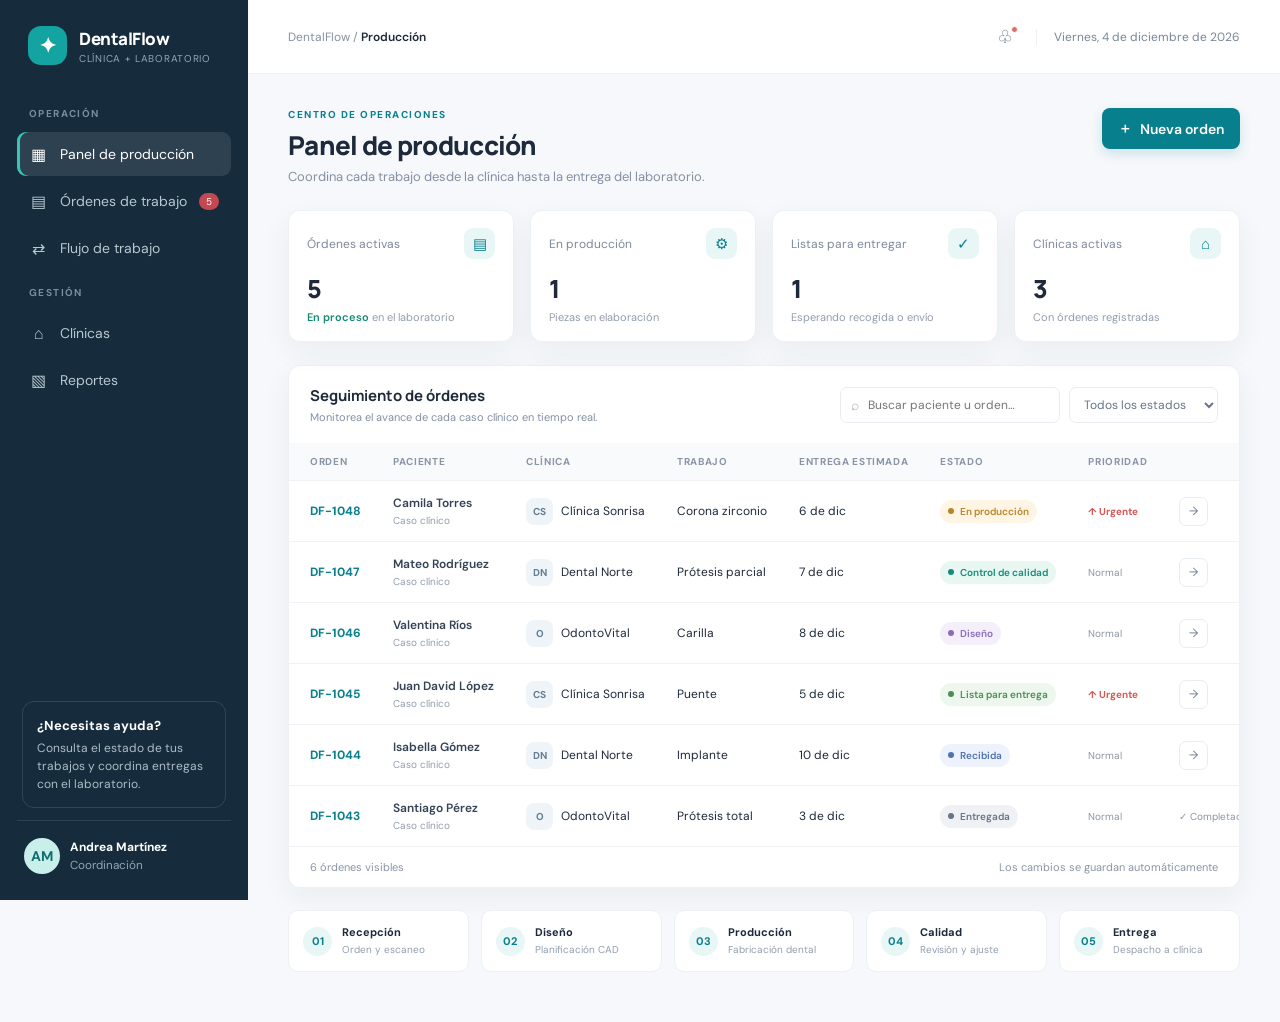
<file: Prueba/index.html>
<!DOCTYPE html>
<html lang="es">
<head>
	<meta charset="UTF-8">
	<meta name="viewport" content="width=device-width, initial-scale=1.0">
	<meta name="theme-color" content="#162b3c">
	<meta name="description" content="Panel de seguimiento de trabajos entre clínicas odontológicas y laboratorio dental.">
	<title>DentalFlow | Producción dental</title>
	<link rel="stylesheet" href="style.css">
	<script src="script.js" defer></script>
</head>
<body>
	<div class="app-shell">
		<aside class="sidebar">
			<div class="brand"><div class="brand-mark" aria-hidden="true">✦</div><div class="brand-copy"><div class="brand-name">DentalFlow</div><div class="brand-subtitle">CLÍNICA + LABORATORIO</div></div></div>
			<div class="nav-label">Operación</div>
			<nav aria-label="Navegación principal">
				<a class="nav-link active" href="#panel" aria-current="page"><span class="nav-icon">▦</span><span>Panel de producción</span></a>
				<a class="nav-link" href="#ordenes"><span class="nav-icon">▤</span><span>Órdenes de trabajo</span><span class="nav-count" id="sidebarCount">0</span></a>
				<a class="nav-link" href="#flujo"><span class="nav-icon">⇄</span><span>Flujo de trabajo</span></a>
			</nav>
			<div class="nav-label">Gestión</div>
			<nav aria-label="Gestión"><a class="nav-link" href="#ordenes"><span class="nav-icon">⌂</span><span>Clínicas</span></a><a class="nav-link" href="#ordenes"><span class="nav-icon">▧</span><span>Reportes</span></a></nav>
			<div class="sidebar-bottom"><div class="help-card"><strong>¿Necesitas ayuda?</strong>Consulta el estado de tus trabajos y coordina entregas con el laboratorio.</div><div class="user-mini"><div class="avatar">AM</div><div><strong>Andrea Martínez</strong><small>Coordinación</small></div></div></div>
		</aside>
		<main class="main" id="panel">
			<header class="topbar"><div class="breadcrumb">DentalFlow <span aria-hidden="true"> / </span> <strong>Producción</strong></div><div class="top-actions"><button class="icon-button" type="button" aria-label="Notificaciones" title="Notificaciones">♧<span class="notification-dot"></span></button><div class="top-date" id="todayLabel"></div></div></header>
			<section class="content">
				<div class="page-heading"><div><div class="eyebrow">Centro de operaciones</div><h1>Panel de producción</h1><p class="heading-copy">Coordina cada trabajo desde la clínica hasta la entrega del laboratorio.</p></div><button class="primary-button" id="newOrderButton" type="button"><span aria-hidden="true">＋</span> Nueva orden</button></div>
				<section class="metrics" aria-label="Resumen de producción">
					<article class="metric-card"><div class="metric-top"><span>Órdenes activas</span><span class="metric-icon">▤</span></div><div class="metric-value" id="activeMetric">0</div><div class="metric-note"><span class="positive">En proceso</span> en el laboratorio</div></article>
					<article class="metric-card"><div class="metric-top"><span>En producción</span><span class="metric-icon">⚙</span></div><div class="metric-value" id="productionMetric">0</div><div class="metric-note">Piezas en elaboración</div></article>
					<article class="metric-card"><div class="metric-top"><span>Listas para entregar</span><span class="metric-icon">✓</span></div><div class="metric-value" id="readyMetric">0</div><div class="metric-note">Esperando recogida o envío</div></article>
					<article class="metric-card"><div class="metric-top"><span>Clínicas activas</span><span class="metric-icon">⌂</span></div><div class="metric-value" id="clinicsMetric">0</div><div class="metric-note">Con órdenes registradas</div></article>
				</section>
				<section class="panel" id="ordenes" aria-labelledby="ordersTitle">
					<div class="panel-header"><div><h2 class="panel-title" id="ordersTitle">Seguimiento de órdenes</h2><p class="panel-subtitle">Monitorea el avance de cada caso clínico en tiempo real.</p></div><div class="panel-tools"><label class="search-box"><span aria-hidden="true">⌕</span><input id="searchInput" type="search" placeholder="Buscar paciente u orden…" aria-label="Buscar paciente u orden"></label><select class="filter-select" id="statusFilter" aria-label="Filtrar por estado"><option value="all">Todos los estados</option><option value="received">Recibida</option><option value="design">Diseño</option><option value="production">En producción</option><option value="quality">Control de calidad</option><option value="ready">Lista para entrega</option><option value="delivered">Entregada</option></select></div></div>
					<div class="table-wrap"><table><thead><tr><th>Orden</th><th>Paciente</th><th>Clínica</th><th>Trabajo</th><th>Entrega estimada</th><th>Estado</th><th>Prioridad</th><th aria-label="Acciones"></th></tr></thead><tbody id="ordersTableBody"></tbody></table></div>
					<div class="panel-footer"><span id="ordersSummary">0 órdenes</span><span>Los cambios se guardan automáticamente</span></div>
				</section>
				<section class="workflow" id="flujo" aria-label="Etapas del flujo de producción"><div class="workflow-step"><span class="step-number">01</span><div><strong>Recepción</strong><small>Orden y escaneo</small></div></div><div class="workflow-step"><span class="step-number">02</span><div><strong>Diseño</strong><small>Planificación CAD</small></div></div><div class="workflow-step"><span class="step-number">03</span><div><strong>Producción</strong><small>Fabricación dental</small></div></div><div class="workflow-step"><span class="step-number">04</span><div><strong>Calidad</strong><small>Revisión y ajuste</small></div></div><div class="workflow-step"><span class="step-number">05</span><div><strong>Entrega</strong><small>Despacho a clínica</small></div></div></section>
			</section>
		</main>
	</div>
	<div class="modal-backdrop" id="orderModal" role="dialog" aria-modal="true" aria-labelledby="modalTitle"><section class="modal"><div class="modal-header"><div><h2 id="modalTitle">Registrar nueva orden</h2><p>Ingresa los datos del caso para iniciar su seguimiento.</p></div><button class="close-modal" id="closeModalButton" type="button" aria-label="Cerrar">×</button></div>
		<form id="orderForm"><div class="form-grid">
			<div class="form-field"><label for="patientInput">Nombre del paciente *</label><input id="patientInput" name="patient" required maxlength="60" placeholder="Ej. Camila Torres"></div>
			<div class="form-field"><label for="clinicInput">Clínica odontológica *</label><input id="clinicInput" name="clinic" required maxlength="60" placeholder="Ej. Clínica Sonrisa"></div>
			<div class="form-field"><label for="workInput">Tipo de trabajo *</label><select id="workInput" name="work" required><option value="">Selecciona un trabajo</option><option>Corona</option><option>Puente</option><option>Carilla</option><option>Prótesis total</option><option>Prótesis parcial</option><option>Implante</option><option>Ortodoncia</option><option>Otro</option></select></div>
			<div class="form-field"><label for="dueInput">Fecha estimada de entrega *</label><input id="dueInput" name="dueDate" type="date" required></div>
			<div class="form-field"><label for="priorityInput">Prioridad</label><select id="priorityInput" name="priority"><option value="normal">Normal</option><option value="urgent">Urgente</option></select></div>
			<div class="form-field"><label for="stageInput">Etapa inicial</label><select id="stageInput" name="stage"><option value="received">Recibida</option><option value="design">Diseño</option><option value="production">En producción</option></select></div>
			<div class="form-field full"><label for="notesInput">Notas para el laboratorio</label><textarea id="notesInput" name="notes" maxlength="300" placeholder="Material, color, indicaciones clínicas…"></textarea></div>
		</div><div class="form-actions"><button class="secondary-button" id="cancelModalButton" type="button">Cancelar</button><button class="primary-button" type="submit">Crear orden</button></div></form>
	</section></div>
	<div class="toast" id="toast" role="status" aria-live="polite"></div>
</body>
</html>
</file>
<file: Prueba/style.css>
@import url('https://fonts.googleapis.com/css2?family=DM+Sans:wght@400;500;600;700&family=Manrope:wght@400;500;600;700;800&display=swap');

:root{--ink:#1e293b;--muted:#8490a3;--line:#edf0f4;--canvas:#f6f8fb;--teal:#087f8c;--teal-dark:#076a74;--teal-soft:#e8f6f6;--navy:#162b3c;--white:#fff;--shadow:0 10px 30px rgba(30,50,70,.055)}
*{box-sizing:border-box}body{margin:0;background:var(--canvas);color:var(--ink);font-family:'DM Sans',sans-serif;font-size:14px}button,input,select{font:inherit}button{cursor:pointer}.app-shell{min-height:100vh}
.sidebar{position:fixed;inset:0 auto 0 0;width:248px;background:var(--navy);color:#d7e3e8;padding:26px 17px;display:flex;flex-direction:column;z-index:5}.brand{display:flex;align-items:center;gap:12px;padding:0 11px 29px;color:white}.brand-mark{width:39px;height:39px;display:grid;place-items:center;background:#13a3a1;border-radius:13px;color:white;font-size:21px;font-weight:700}.brand-name{font:800 17px 'Manrope',sans-serif;letter-spacing:-.5px}.brand-subtitle{color:#91a8b4;font-size:10px;margin-top:2px;letter-spacing:.7px}.nav-label{color:#77909e;font-size:10px;font-weight:700;letter-spacing:1.4px;text-transform:uppercase;padding:13px 12px 9px}.nav-link{height:44px;display:flex;align-items:center;gap:12px;border-radius:9px;padding:0 12px;margin:3px 0;color:#b8c8d0;text-decoration:none;transition:.2s}.nav-link:hover,.nav-link.active{background:rgba(255,255,255,.1);color:white}.nav-link.active{box-shadow:inset 3px 0 #38c5b6}.nav-icon{width:19px;font-size:16px;text-align:center}.nav-count{margin-left:auto;border-radius:20px;background:#c34851;color:white;padding:2px 7px;font-size:10px}.sidebar-bottom{margin-top:auto}.help-card{margin:16px 5px 12px;border:1px solid rgba(255,255,255,.12);border-radius:12px;padding:14px;color:#adbec7;font-size:12px;line-height:1.5}.help-card strong{color:white;display:block;font-size:13px;margin-bottom:4px}.user-mini{border-top:1px solid rgba(255,255,255,.1);padding:17px 7px 0;display:flex;gap:10px;align-items:center}.avatar{flex:0 0 36px;height:36px;border-radius:50%;display:grid;place-items:center;color:#126d73;background:#c9efea;font-weight:700}.user-mini strong{display:block;color:white;font-size:12px}.user-mini small{color:#91a8b4}
.main{margin-left:248px;min-height:100vh}.topbar{background:white;height:74px;border-bottom:1px solid var(--line);display:flex;align-items:center;justify-content:space-between;padding:0 40px}.breadcrumb{color:var(--muted);font-size:12px}.breadcrumb strong{color:var(--ink);font-weight:600}.top-actions{display:flex;align-items:center;gap:17px}.icon-button{border:0;background:transparent;color:#617084;font-size:18px;position:relative}.notification-dot{position:absolute;width:7px;height:7px;background:#e06d67;border:1px solid white;border-radius:50%;top:2px;right:1px}.top-date{color:#788599;font-size:12px;border-left:1px solid var(--line);padding-left:17px}.content{max-width:1450px;padding:34px 40px 50px;margin:0 auto}.page-heading{display:flex;justify-content:space-between;align-items:flex-start;gap:20px;margin-bottom:25px}.eyebrow{color:var(--teal);text-transform:uppercase;letter-spacing:1.5px;font-size:10px;font-weight:700;margin-bottom:6px}h1,h2,h3,p{margin-top:0}h1{font:800 26px 'Manrope',sans-serif;letter-spacing:-.7px;margin-bottom:5px}.heading-copy{color:var(--muted);font-size:13px;margin:0}.primary-button{display:inline-flex;align-items:center;justify-content:center;gap:8px;border:0;border-radius:8px;background:var(--teal);color:white;padding:11px 16px;font-weight:600;box-shadow:0 5px 12px rgba(8,127,140,.17);transition:.2s}.primary-button:hover{background:var(--teal-dark);transform:translateY(-1px)}
.metrics{display:grid;grid-template-columns:repeat(4,minmax(0,1fr));gap:16px;margin-bottom:23px}.metric-card{background:white;border:1px solid #eef1f4;border-radius:12px;padding:17px 18px;box-shadow:var(--shadow)}.metric-top{display:flex;align-items:center;justify-content:space-between;color:#7c899b;font-size:12px}.metric-icon{display:grid;place-items:center;width:31px;height:31px;border-radius:9px;background:var(--teal-soft);color:var(--teal);font-size:15px}.metric-value{font:800 25px 'Manrope',sans-serif;margin:12px 0 4px;letter-spacing:-.8px}.metric-note{font-size:11px;color:#929daf}.metric-note .positive{color:#138b73;font-weight:600}.panel{background:white;border:1px solid #eef1f4;border-radius:12px;box-shadow:var(--shadow);overflow:hidden}.panel-header{padding:19px 21px;display:flex;justify-content:space-between;align-items:center;gap:15px}.panel-title{font:700 15px 'Manrope',sans-serif;margin:0 0 4px}.panel-subtitle{font-size:11px;color:var(--muted);margin:0}.panel-tools{display:flex;align-items:center;gap:9px}.search-box{width:220px;height:36px;border:1px solid #e8ecf1;border-radius:7px;display:flex;align-items:center;padding:0 10px;gap:7px;color:#a0a9b7}.search-box input{min-width:0;width:100%;border:0;outline:0;color:var(--ink);font-size:12px;background:transparent}.filter-select{height:36px;border:1px solid #e8ecf1;border-radius:7px;padding:0 10px;color:#677487;outline:none;background:white;font-size:12px}.table-wrap{overflow-x:auto}table{width:100%;border-collapse:collapse;text-align:left}thead{background:#f9fafc}th{color:#8995a6;font-size:10px;text-transform:uppercase;letter-spacing:.65px;font-weight:700;padding:12px 16px;white-space:nowrap}th:first-child,td:first-child{padding-left:21px}td{border-top:1px solid #f0f2f5;padding:14px 16px;font-size:12px;white-space:nowrap}.order-id{color:var(--teal);font-weight:700}.patient{font-weight:600;color:#344256}.subtext{display:block;color:#929daf;margin-top:3px;font-size:10px}.clinic-cell{display:flex;align-items:center;gap:8px}.clinic-avatar{display:grid;place-items:center;width:27px;height:27px;border-radius:8px;background:#eff4f8;color:#617d91;font-size:10px;font-weight:700}.status{display:inline-flex;align-items:center;gap:6px;padding:5px 8px;border-radius:20px;font-size:10px;font-weight:600}.status::before{content:'';width:6px;height:6px;border-radius:50%;background:currentColor}.status.received{color:#5072b5;background:#edf2fc}.status.design{color:#8b6cba;background:#f4effa}.status.production{color:#bc8428;background:#fff5e4}.status.quality{color:#168b79;background:#e8f7f2}.status.ready{color:#4c8d55;background:#edf7ed}.status.delivered{color:#677487;background:#eff1f4}.priority{color:#8b95a4;font-size:10px}.priority.urgent{color:#d45a56;font-weight:700}.action-button{width:29px;height:29px;border:1px solid #e8edf1;background:white;color:#748195;border-radius:7px}.action-button:hover{color:var(--teal);border-color:#9bd6d4}.empty-state{text-align:center;padding:35px;color:var(--muted)}.panel-footer{padding:13px 21px;border-top:1px solid #f0f2f5;display:flex;justify-content:space-between;color:#8995a6;font-size:11px}
.workflow{display:grid;grid-template-columns:repeat(5,minmax(0,1fr));gap:12px;margin-top:22px}.workflow-step{border:1px solid #edf0f4;background:white;border-radius:10px;padding:14px;display:flex;align-items:center;gap:10px}.step-number{flex:0 0 29px;height:29px;border-radius:50%;display:grid;place-items:center;background:var(--teal-soft);color:var(--teal);font-weight:700;font-size:11px}.workflow-step strong{display:block;font-size:11px}.workflow-step small{color:#929daf;font-size:10px}
.modal-backdrop{position:fixed;inset:0;z-index:10;display:none;align-items:center;justify-content:center;padding:20px;background:rgba(18,35,49,.48)}.modal-backdrop.open{display:flex}.modal{width:min(100%,560px);max-height:calc(100vh - 40px);overflow-y:auto;background:white;border-radius:14px;box-shadow:0 22px 70px #13283840}.modal-header{display:flex;align-items:flex-start;justify-content:space-between;padding:22px 24px 15px;border-bottom:1px solid var(--line)}.modal-header h2{font:700 18px 'Manrope',sans-serif;margin:0 0 4px}.modal-header p{color:var(--muted);font-size:12px;margin:0}.close-modal{border:0;background:#f4f6f8;width:30px;height:30px;border-radius:8px;color:#667386;font-size:18px}#orderForm{padding:20px 24px 24px}.form-grid{display:grid;grid-template-columns:1fr 1fr;gap:14px}.form-field{display:flex;flex-direction:column;gap:6px}.form-field.full{grid-column:1/-1}.form-field label{font-size:11px;font-weight:600;color:#526074}.form-field input,.form-field select,.form-field textarea{width:100%;border:1px solid #e5eaf0;border-radius:7px;padding:10px;outline:none;color:var(--ink);background:white;font-size:12px}.form-field input:focus,.form-field select:focus,.form-field textarea:focus{border-color:#69bdbd;box-shadow:0 0 0 3px #087f8c12}.form-field textarea{resize:vertical;min-height:70px}.form-actions{display:flex;justify-content:flex-end;gap:9px;margin-top:19px}.secondary-button{border:1px solid #e5eaf0;background:white;color:#68768a;border-radius:8px;padding:10px 14px}.toast{position:fixed;z-index:20;right:22px;bottom:22px;background:#183346;color:white;padding:13px 17px;border-radius:9px;box-shadow:var(--shadow);opacity:0;transform:translateY(12px);pointer-events:none;transition:.25s;font-size:12px}.toast.visible{opacity:1;transform:translateY(0)}
@media(max-width:1100px){.sidebar{width:215px}.main{margin-left:215px}.content{padding:28px 25px 40px}.topbar{padding:0 25px}.metrics{grid-template-columns:repeat(2,minmax(0,1fr))}.workflow{grid-template-columns:repeat(3,minmax(0,1fr))}}
@media(max-width:760px){.sidebar{width:65px;padding:17px 9px;align-items:center}.brand{padding:0 0 25px}.brand-copy,.nav-label,.nav-link span:not(.nav-icon),.help-card,.user-mini>div:not(.avatar){display:none}.nav-link{width:45px;justify-content:center;padding:0}.nav-icon{width:auto}.nav-count{position:absolute;margin-left:27px;margin-top:-21px;padding:1px 5px}.user-mini{padding:15px 0 0}.main{margin-left:65px}.content{padding:25px 16px 35px}.topbar{height:61px;padding:0 16px}.top-date{display:none}.page-heading{align-items:flex-start;flex-direction:column}.page-heading .primary-button{align-self:stretch}h1{font-size:23px}.metrics{gap:10px}.metric-card{padding:13px}.metric-value{font-size:22px}.panel-header{align-items:flex-start;flex-direction:column}.panel-tools{width:100%}.search-box{flex:1;width:auto}.filter-select{max-width:140px}.workflow{grid-template-columns:1fr 1fr}.form-grid{grid-template-columns:1fr}.form-field.full{grid-column:auto}}
@media(max-width:430px){.metrics{grid-template-columns:1fr 1fr}.metric-top{align-items:flex-start;gap:5px}.metric-icon{width:27px;height:27px}.metric-note{font-size:10px}.workflow{grid-template-columns:1fr}}
</file>
